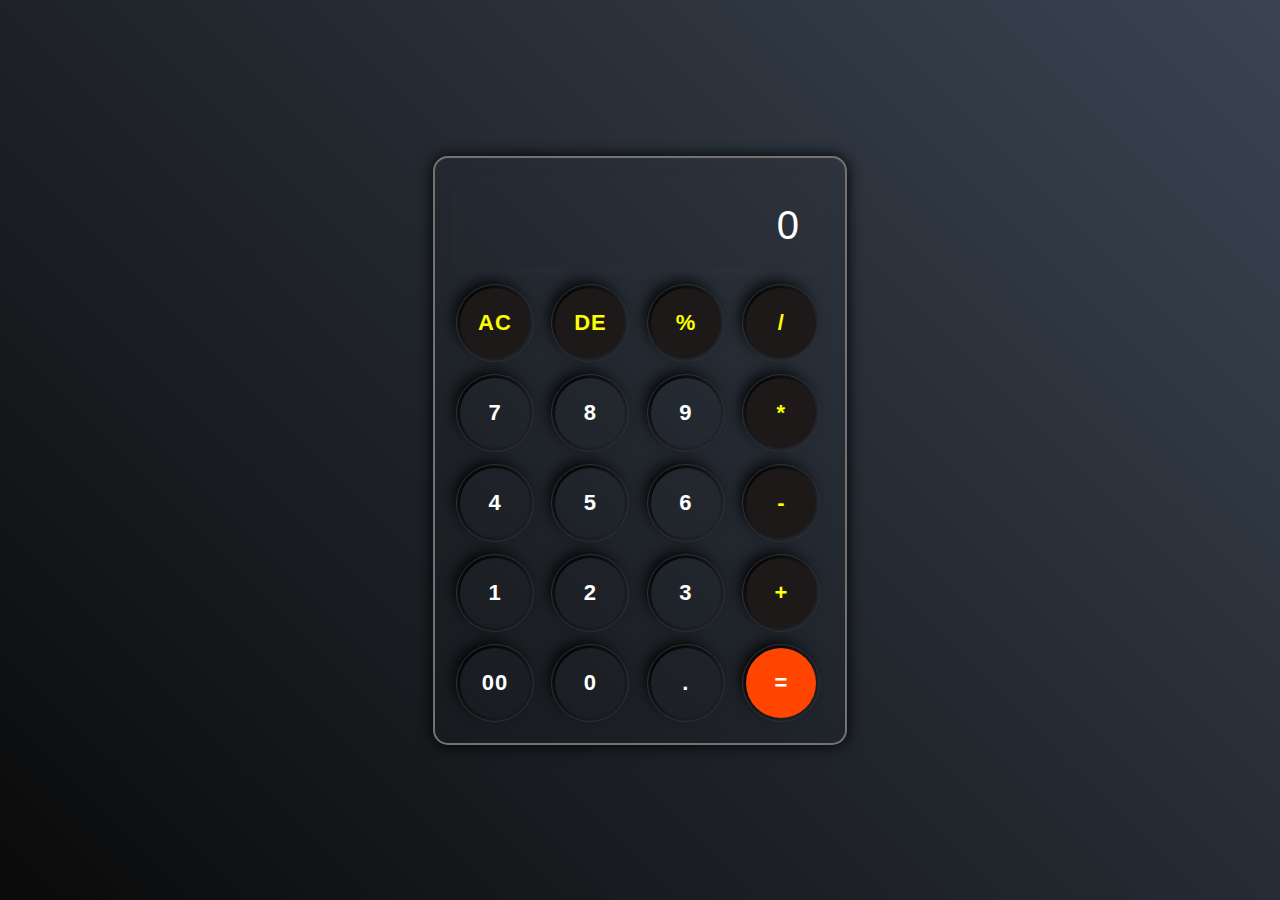
<file: Calculator/index.html>
<!DOCTYPE html>
<html lang="en">
<head>
    <meta charset="UTF-8">
    <meta name="viewport" content="width=device-width, initial-scale=1.0">
    <title>Document</title>
<link rel="stylesheet" href="cal.css">
    
</head>
<body>
    <div class="main">
        <input class="inputbox" type="text" placeholder="0" readonly>
        <div class="row">
            <button class="operator button">AC</button>
            <button class="operator button">DE</button>
            <button class="operator button">%</button>
            <button class="operator button">/</button>
        </div>
        <div class="row">
            <button class="button">7</button>
            <button class="button">8</button>
            <button class="button">9</button>
            <button class="operator button">*</button>
        </div>
        <div class="row">
            <button class="button">4</button>
            <button class="button">5</button>
            <button class="button">6</button>
            <button class="operator button">-</button>
        </div>
        <div class="row">
            <button class="button">1</button>
            <button class="button">2</button>
            <button class="button">3</button>
            <button class="operator button">+</button>
        </div>
        <div class="row">
            <button class="button">00</button>
            <button class="button">0</button>
            <button class="button">.</button>
            <button class="equalbtn button" >=</button>
        </div>
    </div>

                    <!-- script -->

                    <script src="cal.js"></script>
</body>
</html>
</file>
<file: Calculator/cal.css>
*{
    margin: 0;
    padding: 0;
    box-sizing: border-box;
    font-family: Arial, Helvetica, sans-serif;
    letter-spacing: 1px;
}
body{
    max-width: 100%;
    min-height: 100vh;
    background: linear-gradient(45deg, #0a0a0a, #3a4452);
    display: flex;
    justify-content: center;
    align-items: center;
}
.main{
    border: 2px solid rgb(116, 114, 114);
    padding: 20px;
    border-radius: 15px;
    background-color: transparent;
    box-shadow: 0px 0px 15px #000;
    padding: 15px;
}
input{
    width: 360px;
    padding: 20px;
    margin: 10px;
    background: transparent;
    font-size: 40px;
    text-align: right;
    cursor: pointer;
    border: none;
    outline: none;
    color: #fff;
    box-shadow: 0px 3px 15px rgba(84, 84, 84, 0.1);
}

input::placeholder{
    color: #fff;
}

button{
    height: 70px;
    width: 70px;
    margin: 10px;
    border-radius: 50%;
    background-color: transparent;
    color: #fff;
    border: none;
    outline: 1px solid #313131;
    outline-offset: 3px;
    font-size: 22px;
    font-weight: 600;
    box-shadow: -5px -6px 15px #000;
    cursor: pointer;
}
button:active{
    background: #000;
    transform: translate(2px, 2px);
}
.equalbtn{
    background-color: orangered;
    font-weight: 900;
}
.operator{
    color: #fbff00;
    background: #1e1919;
    font-weight: 700;
}
</file>
